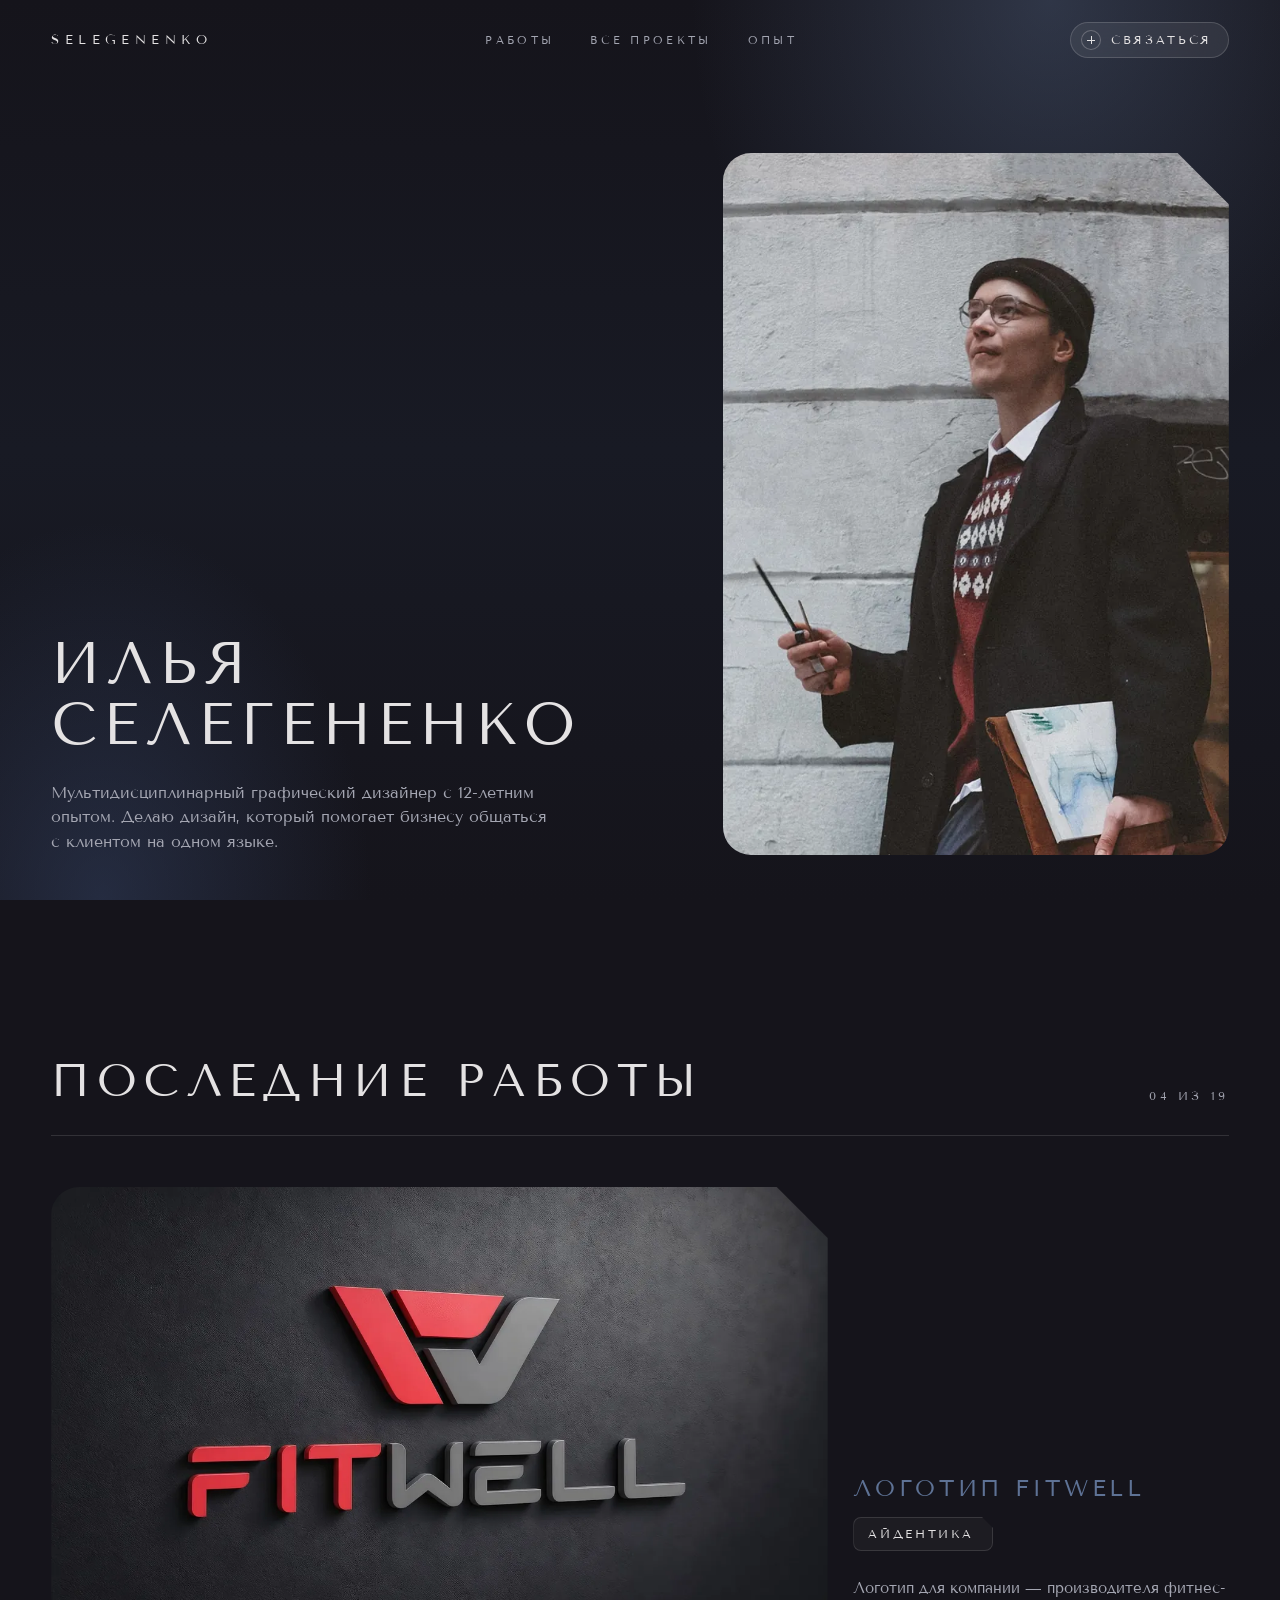
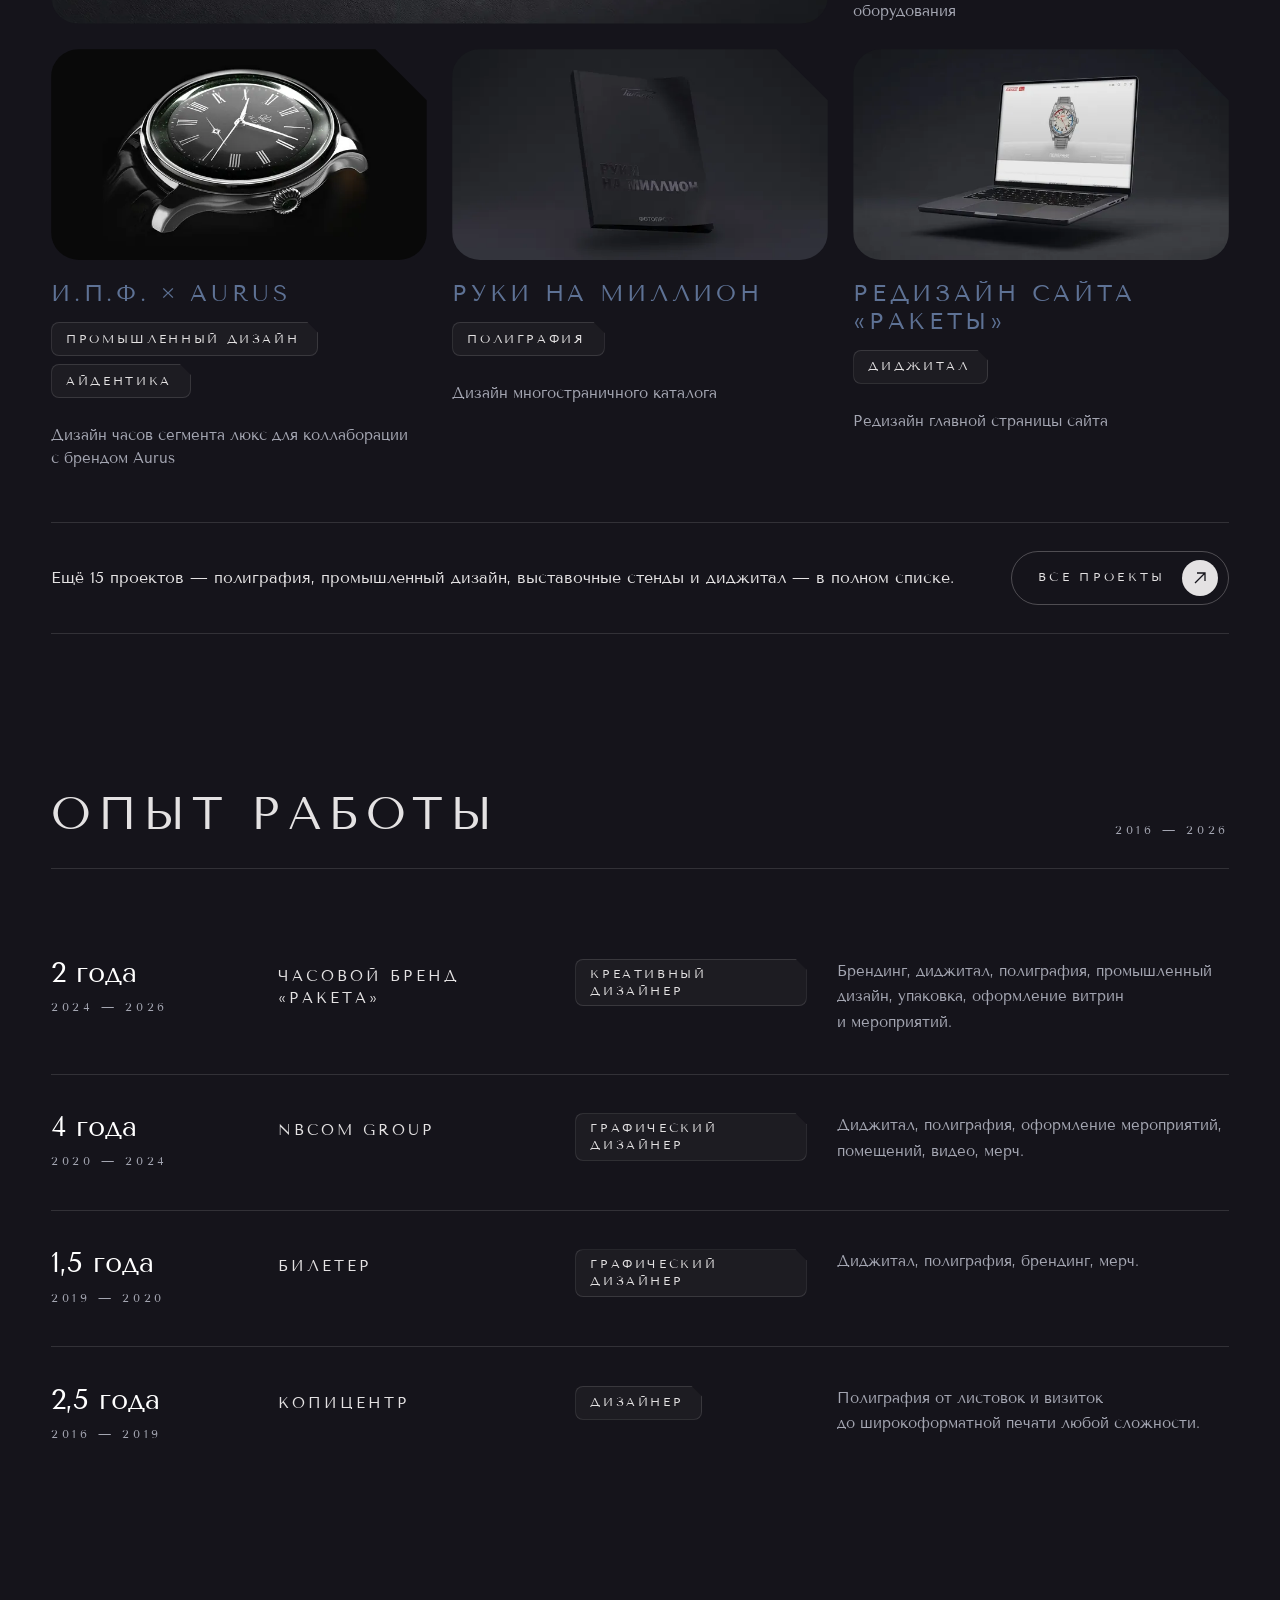
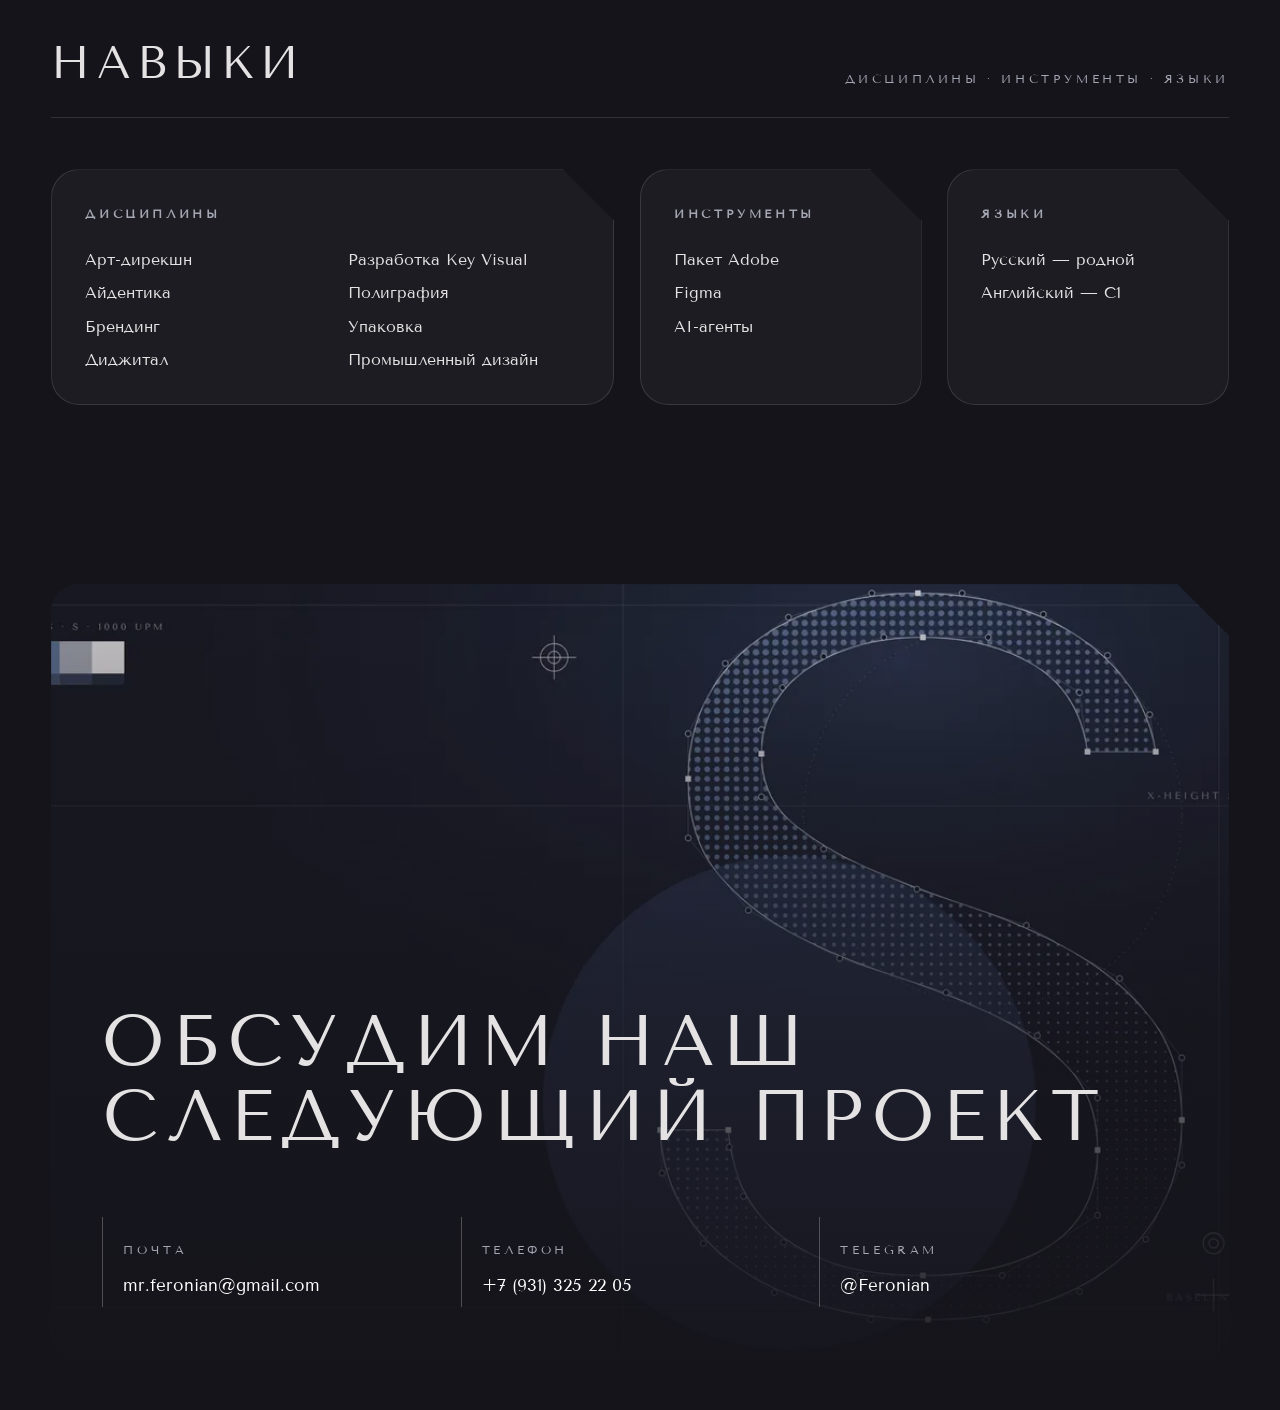
<file: index.html>
<!doctype html>
<html lang="ru">
<head>
<meta charset="utf-8">
<meta name="viewport" content="width=device-width, initial-scale=1">
<title>Илья Селегененко — графический дизайнер</title>
<meta name="description" content="Портфолио дизайнера Илья Селегененко: полиграфия, промышленный дизайн, выставочные стенды и диджитал-проекты.">
<link rel="stylesheet" href="style.css">
</head>
<body data-page="home" id="top">
<header class="top">
  <a class="brand" href="index.html">Selegenenko</a>
  <nav class="nav" aria-label="Основная навигация">
    <a href="index.html#work">Работы</a><a href="projects.html">Все проекты</a><a href="index.html#exp-sec">Опыт</a>
  </nav>
  <a class="pill" href="#footer">Связаться</a>
</header>
<main>
  <section class="hero">
    <div>
      <div class="hero-copy">
      <h1>Илья<br>Селегененко</h1>
      <p class="hello" id="hello">Мультидисциплинарный графический дизайнер с 12-летним опытом. Делаю дизайн, который помогает бизнесу общаться с клиентом на одном языке.</p>
      </div>
    </div>
    <figure class="shot cut person"><img src="img/hero-photo2-1280.webp" srcset="img/hero-photo2-640.webp 640w, img/hero-photo2-1280.webp 1280w" sizes="(max-width:900px) 92vw, 40vw" fetchpriority="high" alt="Илья Селегененко на улице с карандашом и альбомом эскизов" width="1587" height="2380"></figure>
  </section>

  <section id="work">
    <div class="head"><h2 class="h">Последние <em>работы</em></h2><span class="small">04 из 19</span></div>
    <div class="works" id="works"></div>
    <div class="all" data-r><p>Ещё 15 проектов — полиграфия, промышленный дизайн, выставочные стенды и диджитал — в полном списке.</p><a class="btn" href="projects.html">Все проекты <span><svg viewBox="0 0 12 12" fill="none" stroke="currentColor" stroke-width="1.3"><path d="M1 11 11 1M3 1h8v8"/></svg></span></a></div>
  </section>


  <section id="exp-sec">
    <div class="head"><h2 class="h">Опыт <em>работы</em></h2><span class="small">2016 — 2026</span></div>
    <div class="xlist" id="exp"></div>
  </section>

  <section id="skills-sec">
    <div class="head"><h2 class="h">Навыки</h2><span class="small">Дисциплины · инструменты · языки</span></div>
    <div class="skills" id="skills"></div>
  </section>
</main>
<footer id="footer">
  <div class="f-card cut">
    <img src="img/contact-bg-1280.webp" srcset="img/contact-bg-640.webp 640w, img/contact-bg-1280.webp 1280w, img/contact-bg-1920.webp 1920w, img/contact-bg-2400.webp 2400w" sizes="(max-width:700px) 100vw, 92vw" alt="" loading="lazy" width="2400" height="1350">
    <h2 data-r>Обсудим наш <span class="it">следующий</span> проект</h2>
    <div class="contacts" id="contacts"><a href="mailto:mr.feronian@gmail.com"><span class="small">Почта</span><b>mr.feronian@gmail.com</b></a></div>
  </div>
</footer>
<script src="data.js"></script>
<script src="imgs.js"></script>
<script src="core.js"></script>
<script src="main.js"></script>
</body>
</html>
</file>
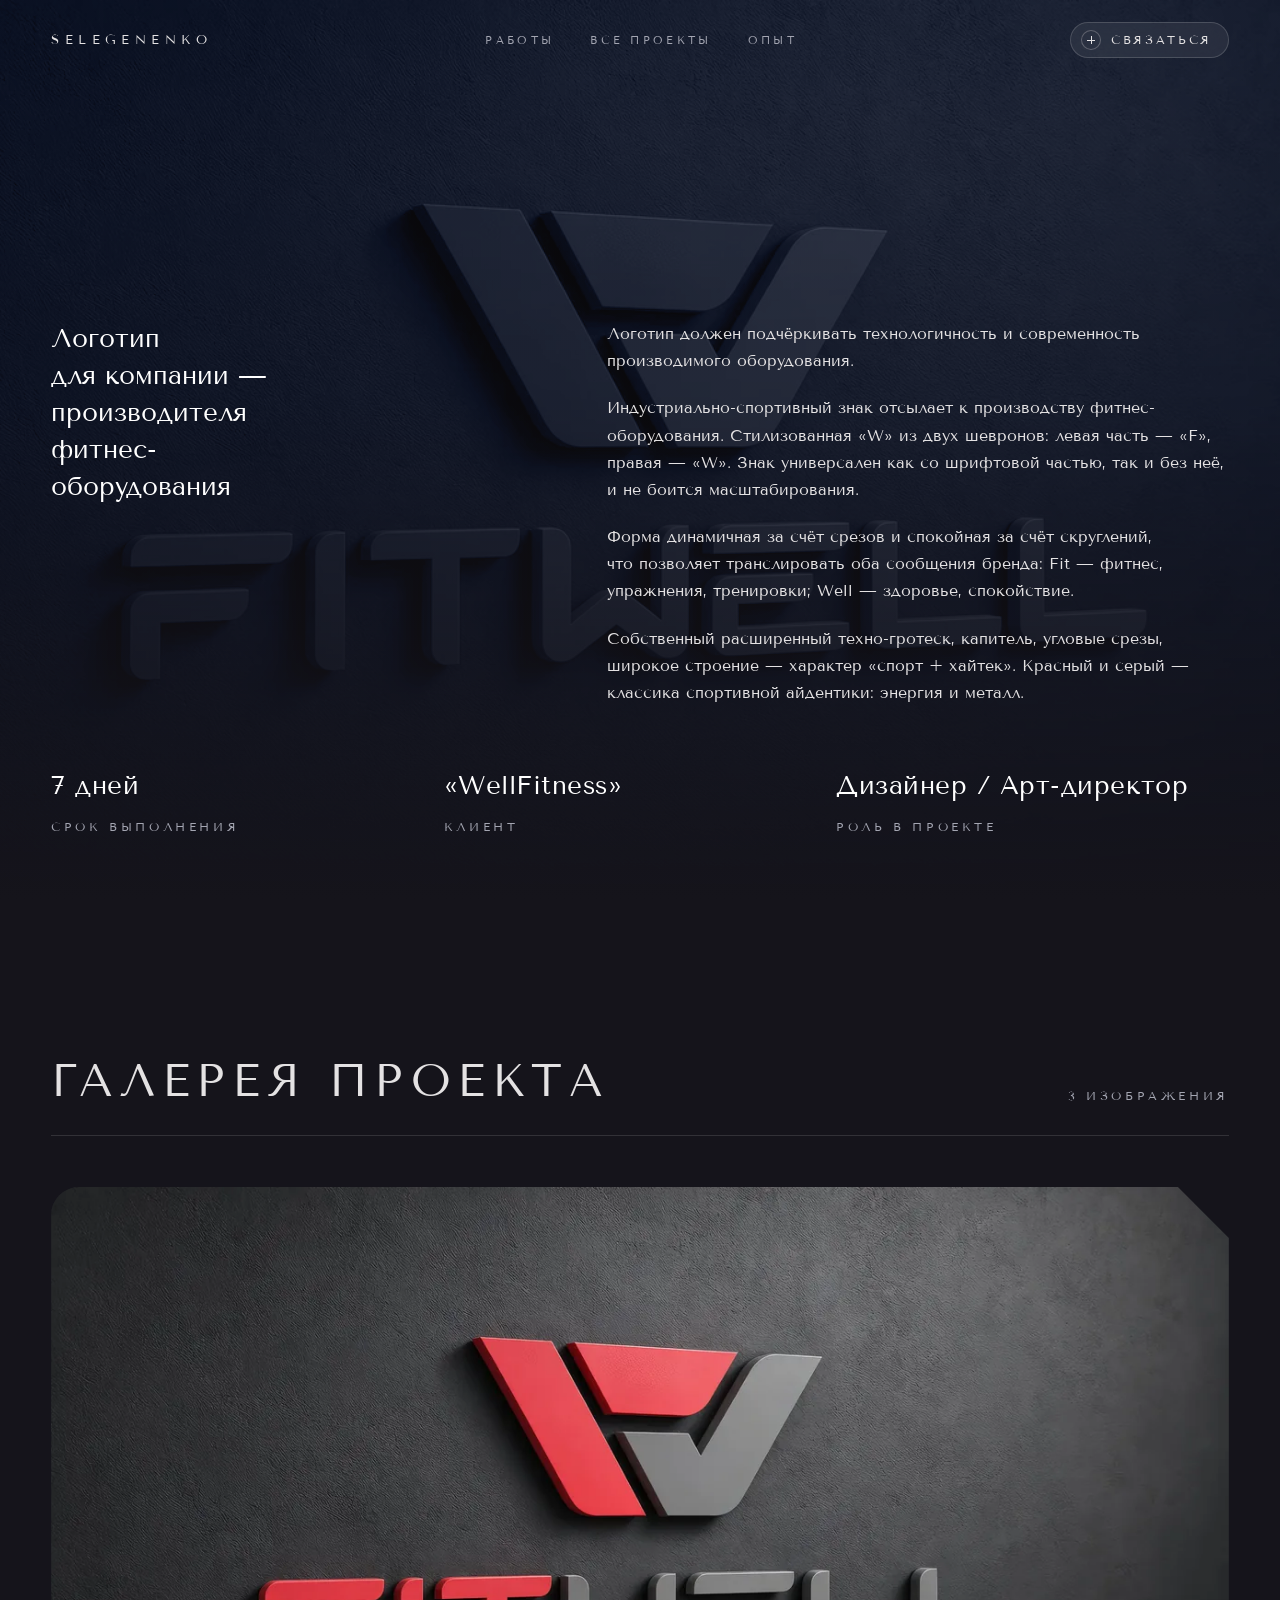
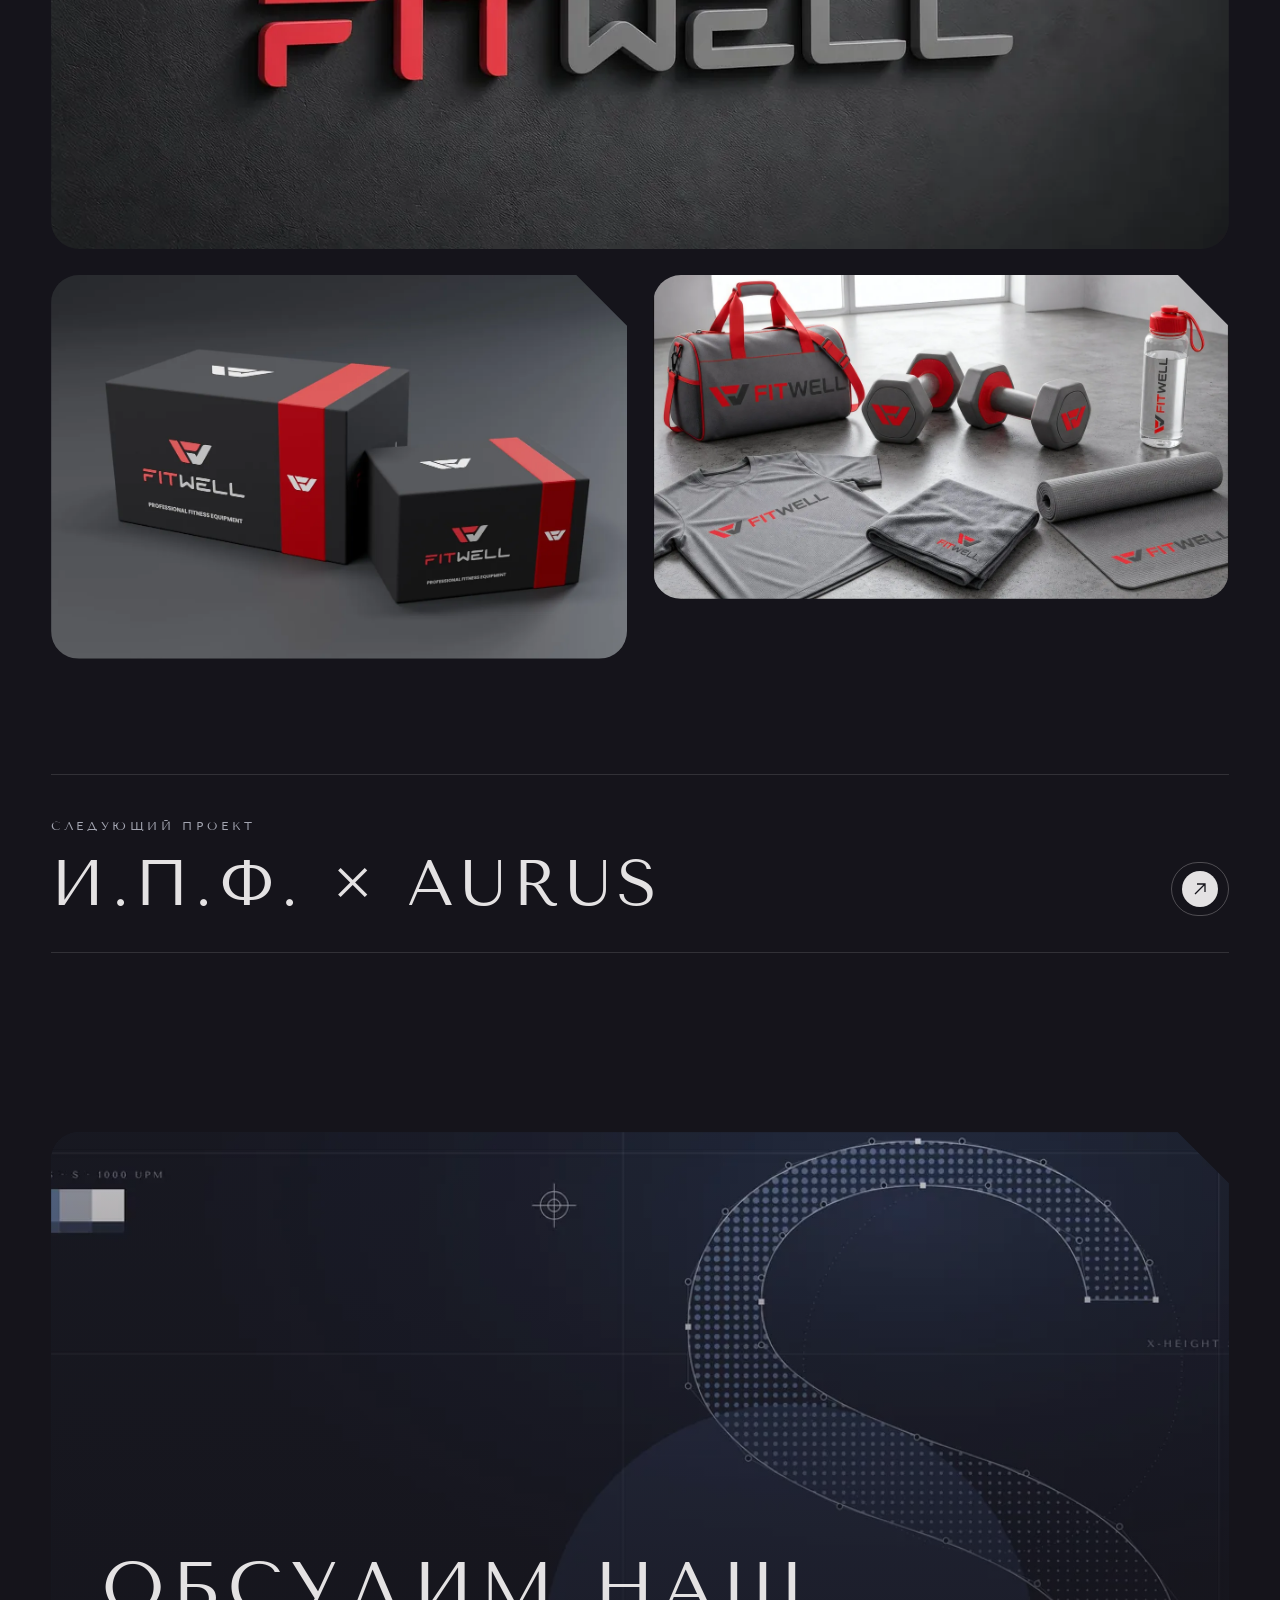
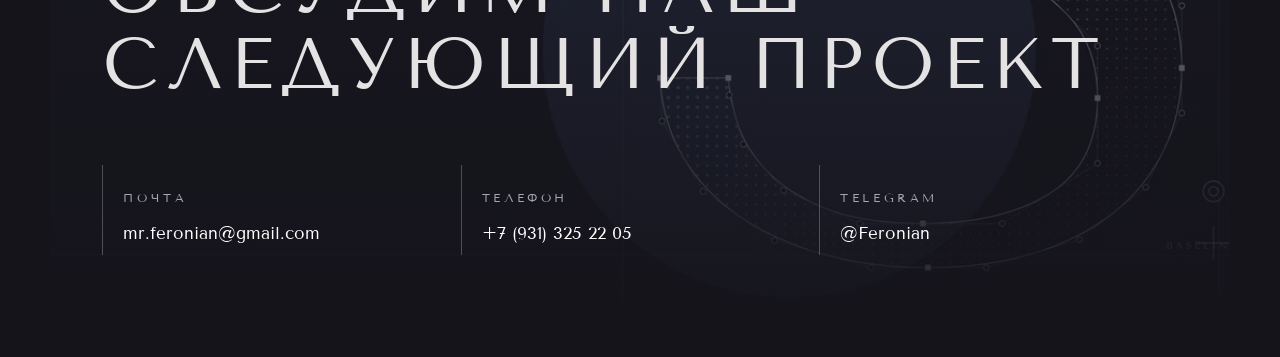
<file: project.html>
<!doctype html>
<html lang="ru">
<head>
<meta charset="utf-8">
<meta name="viewport" content="width=device-width, initial-scale=1">
<title>Проект — Илья Селегененко</title>
<meta name="description" content="Портфолио дизайнера Илья Селегененко: полиграфия, промышленный дизайн, выставочные стенды и диджитал-проекты.">
<link rel="stylesheet" href="style.css">
</head>
<body data-page="project" id="top">
<header class="top">
  <a class="brand" href="index.html">Selegenenko</a>
  <nav class="nav" aria-label="Основная навигация">
    <a href="index.html#work">Работы</a><a href="projects.html">Все проекты</a><a href="index.html#exp-sec">Опыт</a>
  </nav>
  <a class="pill" href="#footer">Связаться</a>
</header>
<main id="project"><noscript><p style="padding:160px 24px">Включите JavaScript или откройте <a href="projects.html">список проектов</a>.</p></noscript></main>
<footer id="footer">
  <div class="f-card cut">
    <img src="img/contact-bg-1280.webp" srcset="img/contact-bg-640.webp 640w, img/contact-bg-1280.webp 1280w, img/contact-bg-1920.webp 1920w, img/contact-bg-2400.webp 2400w" sizes="(max-width:700px) 100vw, 92vw" alt="" loading="lazy" width="2400" height="1350">
    <h2 data-r>Обсудим наш <span class="it">следующий</span> проект</h2>
    <div class="contacts" id="contacts"><a href="mailto:mr.feronian@gmail.com"><span class="small">Почта</span><b>mr.feronian@gmail.com</b></a></div>
  </div>
</footer>
<script src="data.js"></script>
<script src="imgs.js"></script>
<script src="core.js"></script>
<script src="main.js"></script>
</body>
</html>
</file>
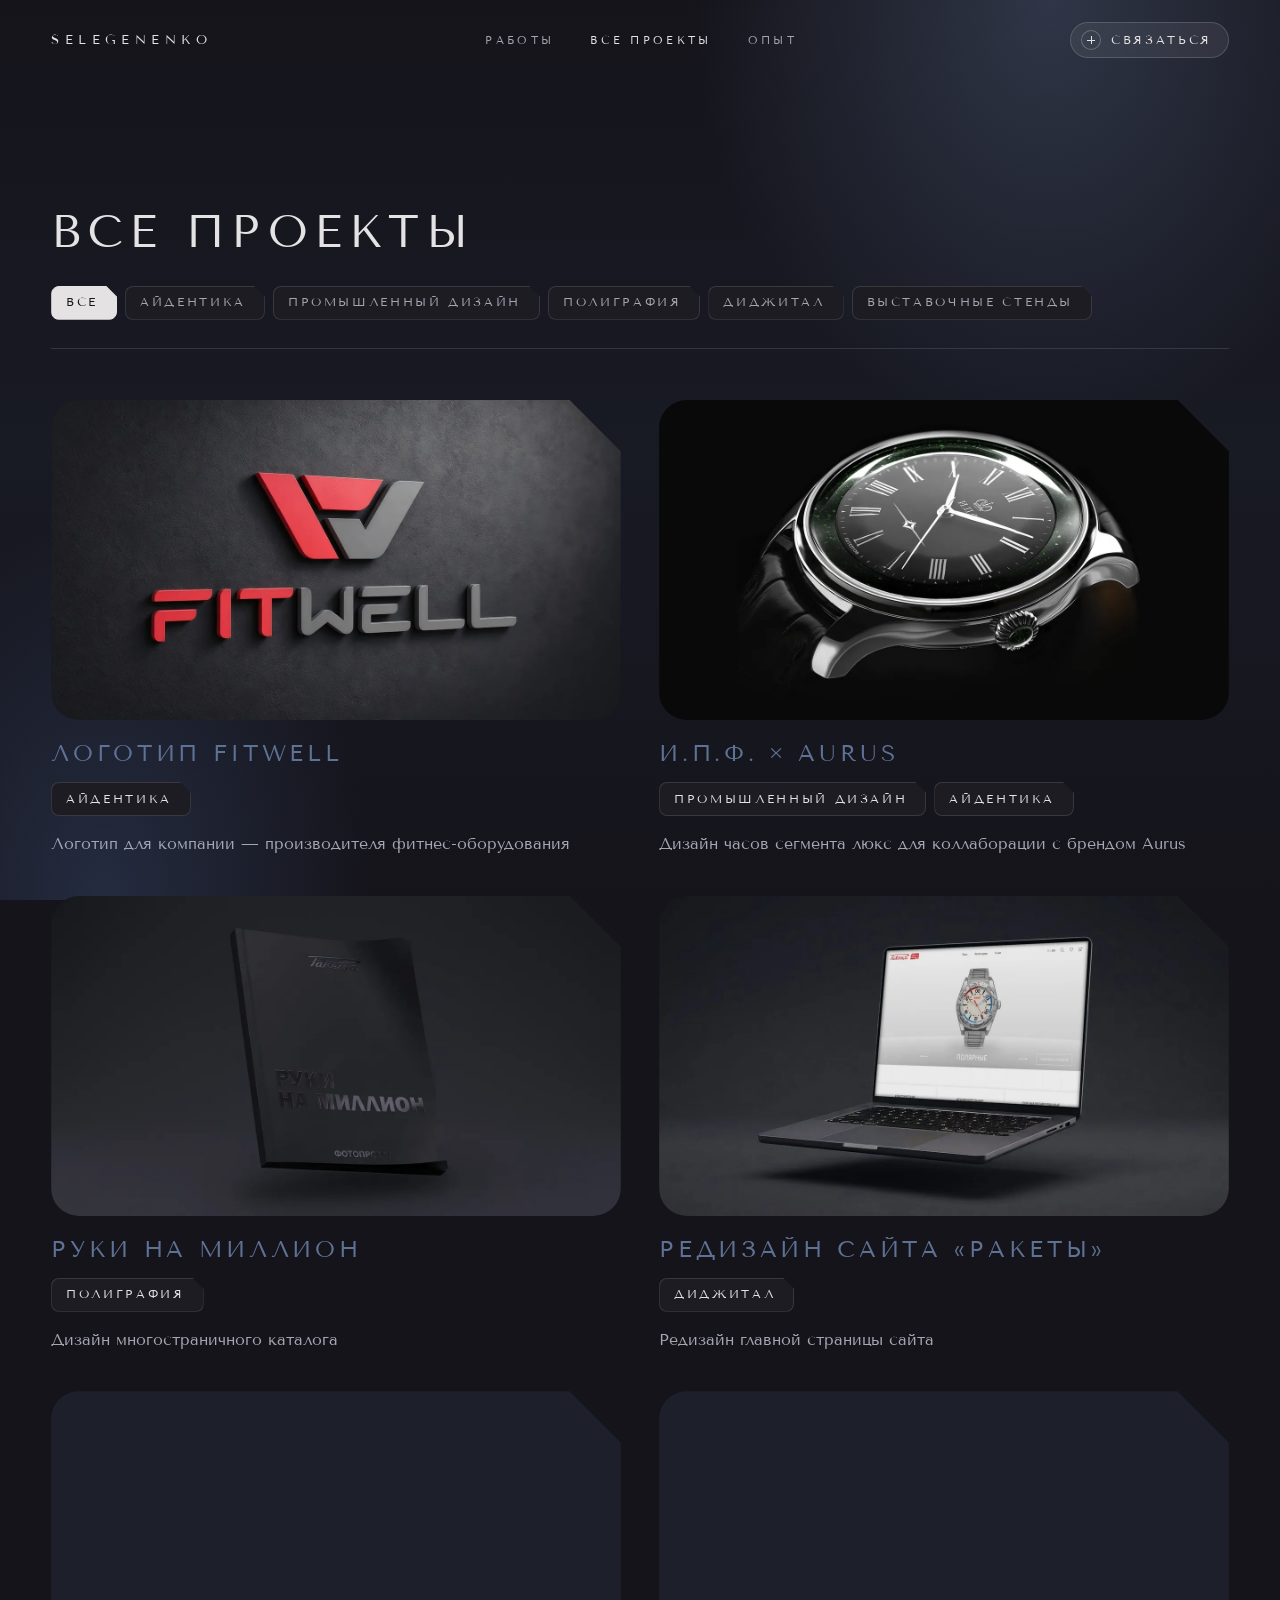
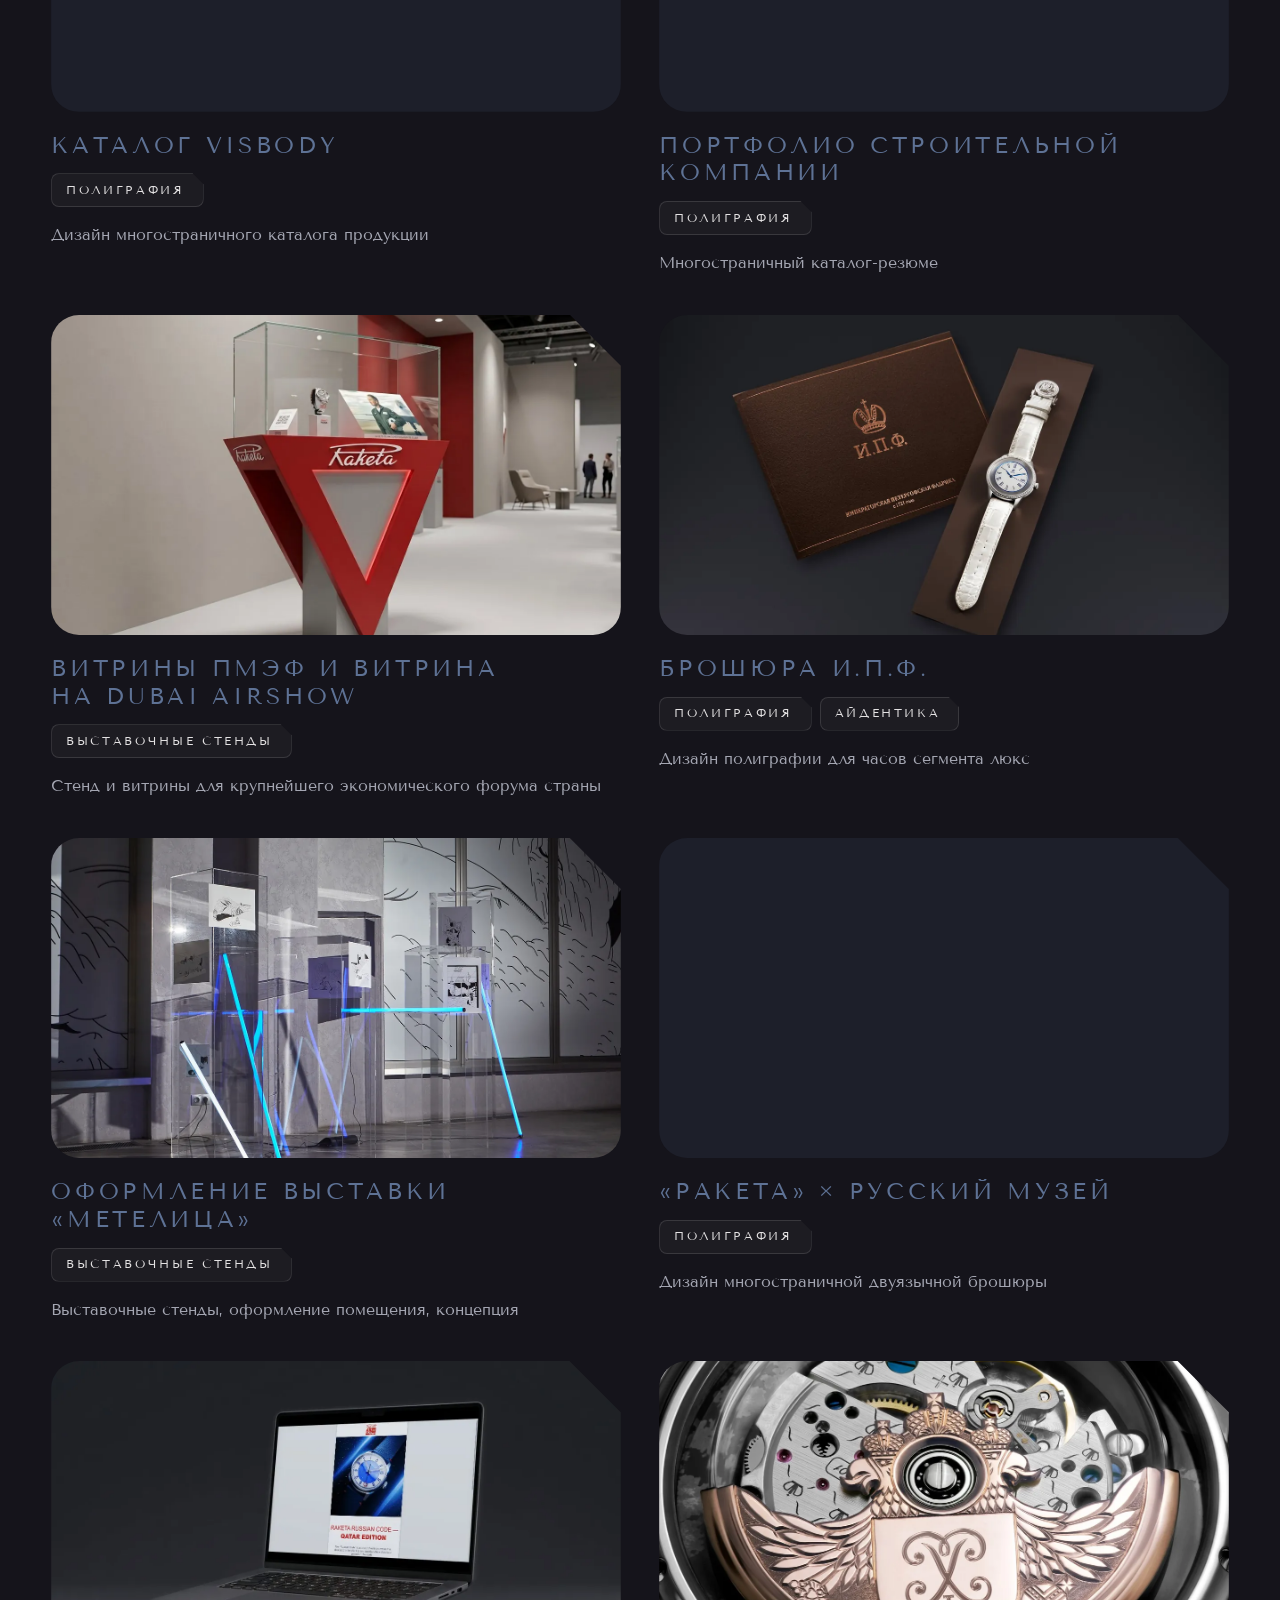
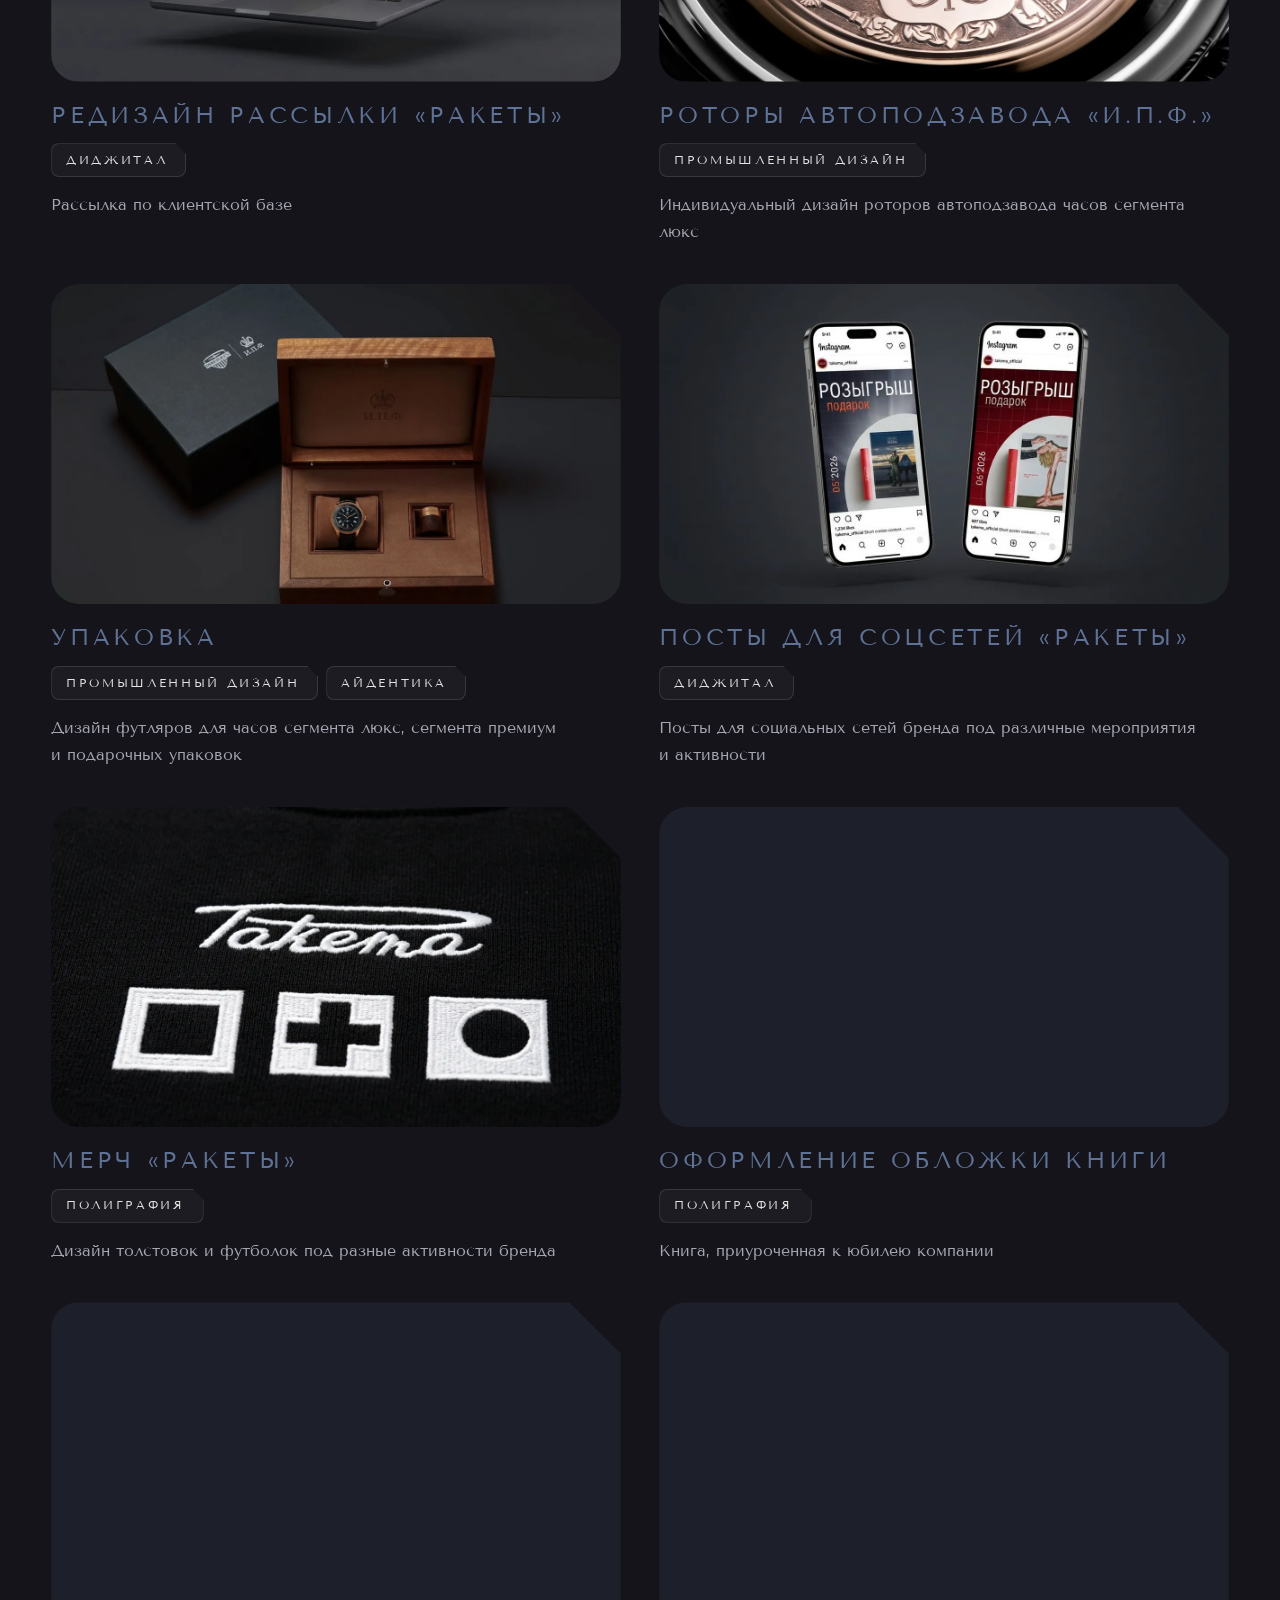
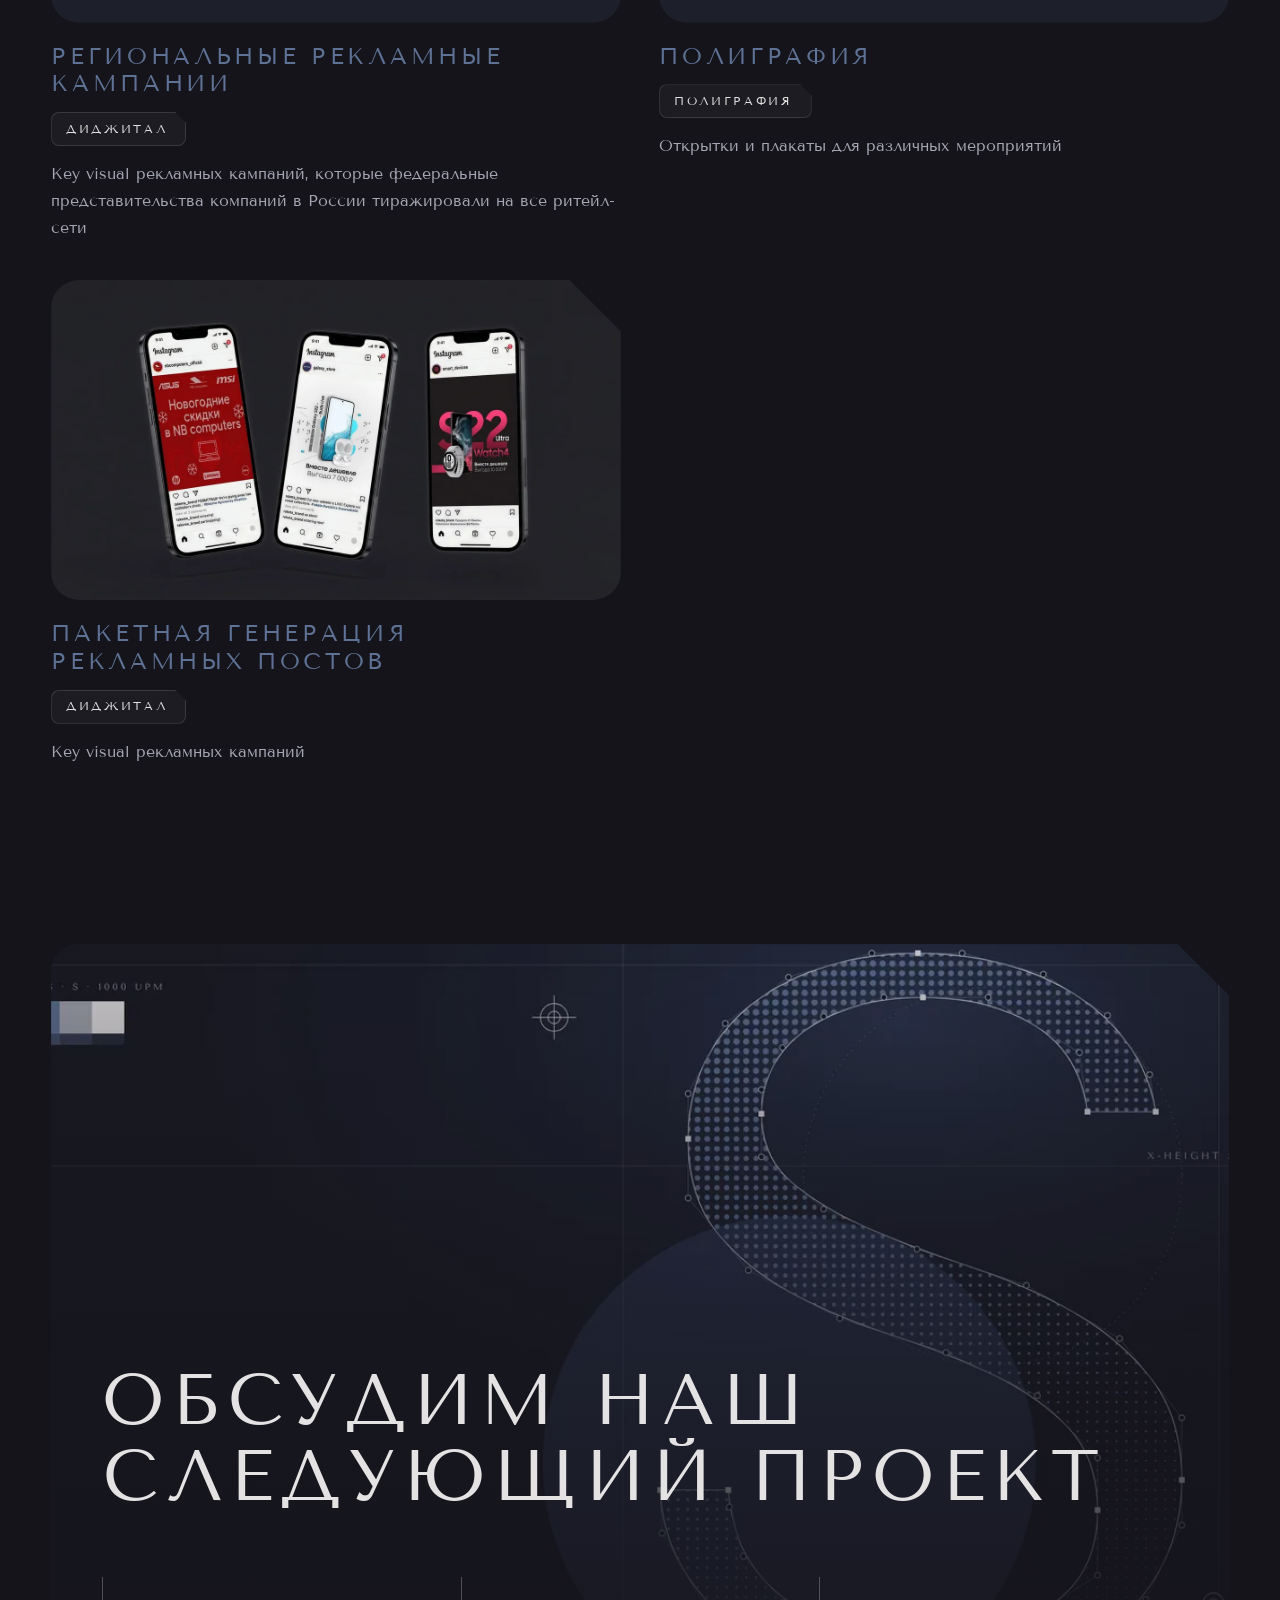
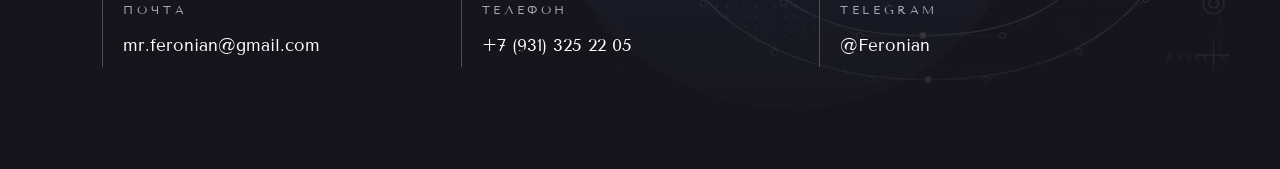
<file: projects.html>
<!doctype html>
<html lang="ru">
<head>
<meta charset="utf-8">
<meta name="viewport" content="width=device-width, initial-scale=1">
<title>Все проекты — Илья Селегененко</title>
<meta name="description" content="Портфолио дизайнера Илья Селегененко: полиграфия, промышленный дизайн, выставочные стенды и диджитал-проекты.">
<link rel="stylesheet" href="style.css">
</head>
<body data-page="projects" id="top">
<header class="top">
  <a class="brand" href="index.html">Selegenenko</a>
  <nav class="nav" aria-label="Основная навигация">
    <a href="index.html#work">Работы</a><a href="projects.html" aria-current="page">Все проекты</a><a href="index.html#exp-sec">Опыт</a>
  </nav>
  <a class="pill" href="#footer">Связаться</a>
</header>
<main>
  <section style="padding-top:clamp(150px,16vw,220px)">
    <div class="head head-stack"><h1 class="h">Все <em>проекты</em></h1><div class="filters" id="filters" role="group" aria-label="Фильтр по типу"></div></div>
    <div class="grid" id="all"></div>
  </section>
</main>
<footer id="footer">
  <div class="f-card cut">
    <img src="img/contact-bg-1280.webp" srcset="img/contact-bg-640.webp 640w, img/contact-bg-1280.webp 1280w, img/contact-bg-1920.webp 1920w, img/contact-bg-2400.webp 2400w" sizes="(max-width:700px) 100vw, 92vw" alt="" loading="lazy" width="2400" height="1350">
    <h2 data-r>Обсудим наш <span class="it">следующий</span> проект</h2>
    <div class="contacts" id="contacts"><a href="mailto:mr.feronian@gmail.com"><span class="small">Почта</span><b>mr.feronian@gmail.com</b></a></div>
  </div>
</footer>
<script src="data.js"></script>
<script src="imgs.js"></script>
<script src="core.js"></script>
<script src="main.js"></script>
</body>
</html>
</file>
<file: style.css>
@import url(fonts.css);
:root{
  --bg:#15141B; --card:#1D1C22; --steel:#5E7295; --navy:#344365; --text:#E4E2E3; --dim:#A4A6B2; --hair:rgba(228,226,227,.14); --hair-2:rgba(228,226,227,.28);
  --sans:'Tenor Sans', 'Optima', sans-serif; --it:'Cormorant', Georgia, serif;
  --m:clamp(18px,4vw,64px); --r:28px; --cut:clamp(36px,4vw,64px); --ease:cubic-bezier(.19,1,.22,1);
}
*{box-sizing:border-box;margin:0;padding:0}
html{background:var(--bg);color:var(--text);overflow-x:clip;scrollbar-color:var(--navy) var(--bg)}
body{font:400 16px/1.7 var(--sans);-webkit-font-smoothing:antialiased;position:relative}
::selection{background:var(--steel);color:#fff}
a{color:inherit;text-decoration:none}
img{display:block;max-width:100%;height:auto}
:focus-visible{outline:1px solid var(--text);outline-offset:4px;border-radius:4px}
.up{text-transform:uppercase;letter-spacing:.32em}
.h{font:400 clamp(30px,3.6vw,56px)/1.15 var(--sans);text-transform:uppercase;letter-spacing:.14em}
.h em,.it{font:inherit;font-style:normal;text-transform:inherit;letter-spacing:inherit;color:inherit}
.small{font-size:12px;letter-spacing:.3em;text-transform:uppercase;color:var(--dim)}

/* атмосфера: вертикальные свечения и колонны */
.atmo{position:fixed;inset:0;z-index:-1;pointer-events:none}
.atmo::before{content:"";position:absolute;inset:0;background:radial-gradient(40% 70% at 82% 0%,rgba(94,114,149,.36),transparent 70%),radial-gradient(30% 60% at 8% 100%,rgba(52,67,101,.5),transparent 70%),linear-gradient(180deg,#15141B 0%,#181A24 50%,#15141B 100%)}
.atmo i{display:none}

.pill{display:inline-flex;align-items:center;gap:10px;height:36px;padding:0 16px 0 10px;border-radius:999px;background:rgba(228,226,227,.08);border:1px solid rgba(228,226,227,.18);backdrop-filter:blur(14px);-webkit-backdrop-filter:blur(14px);font-size:12px;letter-spacing:.22em;text-transform:uppercase;color:var(--text);white-space:nowrap}
.pill::before{content:"";width:18px;height:18px;border-radius:50%;border:1px solid var(--hair-2);background:linear-gradient(var(--text),var(--text)) center/8px 1px no-repeat,linear-gradient(var(--text),var(--text)) center/1px 8px no-repeat}
.cut{border-radius:var(--r);clip-path:polygon(0 0,calc(100% - var(--cut)) 0,100% var(--cut),100% 100%,0 100%);overflow:hidden;position:relative;background:#1d1f2a}
.tone{position:relative}
.tone::after{content:"";position:absolute;inset:0;background:#2b3a5c;mix-blend-mode:color;opacity:.7;pointer-events:none}
.tone img{filter:grayscale(1) contrast(1.08) brightness(.66)}
.btn{display:inline-flex;align-items:center;gap:16px;height:54px;padding:0 10px 0 26px;border-radius:999px;border:1px solid var(--hair-2);font-size:12px;letter-spacing:.28em;text-transform:uppercase;transition:background .5s var(--ease),border-color .5s}
.btn span{width:36px;height:36px;border-radius:50%;background:var(--text);color:var(--bg);display:grid;place-items:center;transition:transform .6s var(--ease)}
.btn:hover{background:rgba(228,226,227,.08);border-color:var(--text)}
.btn:hover span{transform:rotate(45deg)}
.btn svg{width:12px;height:12px}

.top{position:fixed;inset:0 0 auto;z-index:30;display:flex;justify-content:space-between;align-items:center;padding:22px var(--m);transition:background .5s}
.top.solid{background:rgba(21,20,27,.86);backdrop-filter:blur(12px);-webkit-backdrop-filter:blur(12px)}
.brand{font-size:13px;letter-spacing:.42em;text-transform:uppercase}
.nav{display:flex;gap:36px}
.nav a{font-size:11px;letter-spacing:.3em;text-transform:uppercase;color:var(--dim);transition:color .4s}
.nav a:hover,.nav a[aria-current]{color:var(--text)}

section{padding:clamp(110px,12vw,190px) var(--m) 0}
.hero{min-height:100svh;display:grid;grid-template-columns:minmax(0,6fr) minmax(0,5fr);gap:clamp(28px,5vw,96px);align-items:end;padding-top:clamp(120px,14vh,160px);padding-bottom:clamp(30px,5vh,60px)}
.pills{display:flex;flex-wrap:wrap;gap:8px;margin-bottom:clamp(40px,6vh,72px)}
.hero h1{font:400 clamp(34px,4.6vw,78px)/1.04 var(--sans);text-transform:uppercase;letter-spacing:.1em}
.hero h1 .it{display:block}
.hello{margin-top:36px;max-width:42ch;font-size:clamp(16px,1.2vw,18px);color:var(--text)}
.hero .acts{display:flex;align-items:center;gap:28px;margin-top:44px;flex-wrap:wrap}
.figure{display:flex;align-items:end;gap:14px}
.figure b{font:400 clamp(72px,8vw,132px)/.8 var(--sans);letter-spacing:-.02em;color:#fff;font-weight:400;-webkit-text-stroke:0}
.hero .shot{height:min(78svh,820px);position:relative}
.hero .shot img{width:100%;height:100%;object-fit:cover;transform:scale(1.12);transition:transform 3s var(--ease)}
.loaded .hero .shot img{transform:scale(1)}
.hero .shot .pill{position:absolute;left:20px;bottom:20px}

.head{display:grid;grid-template-columns:minmax(0,1fr) auto;gap:30px;align-items:end;padding-bottom:28px;border-bottom:1px solid var(--hair);margin-bottom:clamp(36px,4vw,64px)}

.works{display:grid;grid-template-columns:repeat(3,minmax(0,1fr));gap:clamp(16px,2vw,28px)}
.work{display:flex;flex-direction:column;gap:20px}
.work .cut{aspect-ratio:16/9}
.work:first-child{grid-column:1/-1;display:grid;grid-template-columns:minmax(0,2fr) minmax(0,1fr);gap:clamp(20px,3vw,48px);align-items:end}
.work:first-child .cut{aspect-ratio:16/9}
.work img{width:100%;height:100%;object-fit:cover;transition:transform 1.6s var(--ease)}
.work:hover img{transform:scale(1.045)}
.work .tx{display:grid;gap:14px}
.work h3{font:400 clamp(20px,1.8vw,28px)/1.2 var(--sans);text-transform:uppercase;letter-spacing:.16em;color:var(--steel)}
.work p{color:var(--dim);max-width:40ch}
.work .row{display:flex;justify-content:space-between;align-items:center;gap:12px}
.all{display:flex;justify-content:space-between;align-items:center;gap:20px;margin-top:clamp(36px,4vw,56px);padding:28px 0;border-top:1px solid var(--hair);border-bottom:1px solid var(--hair);flex-wrap:wrap}

.about{display:grid;grid-template-columns:minmax(0,4fr) minmax(0,7fr);gap:clamp(28px,6vw,110px);align-items:start}
.about .cut{aspect-ratio:4/5}
.about .cut img{width:100%;height:100%;object-fit:cover;object-position:50% 25%}
.about .lead{font-size:clamp(20px,1.8vw,27px);line-height:1.55;color:#fff}
.about .lead em{font:italic 300 1.15em var(--it)}
.about .rest{margin-top:26px;color:var(--dim);max-width:56ch}
.figs{display:grid;grid-template-columns:repeat(3,minmax(0,1fr));margin-top:clamp(40px,5vw,80px)}
.figs div{padding:0 22px;border-left:1px solid var(--hair)}
.figs b{display:block;font:400 clamp(60px,7vw,116px)/.85 var(--sans);color:#fff;letter-spacing:-.02em}
.figs span{display:block;margin-top:16px}


.skills{display:grid;grid-template-columns:repeat(3,minmax(0,1fr));gap:clamp(16px,2vw,28px)}
.skill{padding:clamp(24px,2.6vw,40px);background:rgba(228,226,227,.04);border:1px solid var(--hair)}
.skill h3{margin-bottom:24px}
.skill .slist{list-style:none;display:grid;gap:10px;font-size:16px;line-height:1.45;color:var(--text)}

footer{margin-top:clamp(120px,14vw,220px);padding:0 var(--m) 28px}
.f-card{min-height:min(86svh,780px);display:grid;align-content:end;padding:clamp(24px,4vw,64px)}
.f-card > img{position:absolute;inset:0;width:100%;height:100%;object-fit:cover}
.f-card::before{content:"";position:absolute;inset:0;z-index:1;background:linear-gradient(180deg,rgba(21,20,27,.15),rgba(21,20,27,.92))}
.f-card > *:not(img){position:relative;z-index:2}
.f-card h2{font:400 clamp(36px,5.6vw,92px)/1.05 var(--sans);text-transform:uppercase;letter-spacing:.1em}
.contacts{display:grid;grid-template-columns:repeat(3,minmax(0,1fr));margin-top:clamp(36px,5vw,72px)}
.contacts a{padding:18px 20px 6px;border-left:1px solid var(--hair-2);transition:background .5s}
.contacts a:hover{background:rgba(228,226,227,.06)}
.contacts b{display:block;margin-top:10px;font-weight:400;font-size:17px;word-break:break-word;color:#fff}
.f-low{display:flex;justify-content:space-between;gap:20px;padding-top:24px}

.filters{display:flex;flex-wrap:wrap;gap:8px}
.filters button{appearance:none;cursor:pointer;color:var(--dim);transition:all .4s}
.filters button[aria-pressed=true],.filters button:hover{color:var(--bg);background:var(--text);border-color:var(--text)}
.filters button[aria-pressed=true]::before{border-color:var(--bg);background:linear-gradient(var(--bg),var(--bg)) center/8px 1px no-repeat,linear-gradient(var(--bg),var(--bg)) center/1px 8px no-repeat}
.grid{display:grid;grid-template-columns:repeat(2,minmax(0,1fr));gap:clamp(20px,3vw,44px)}
.grid .work,.grid .work:first-child{grid-column:auto;display:flex;flex-direction:column;align-items:stretch;gap:20px}
.grid .work:first-child .cut{aspect-ratio:16/9}

.p-hero{min-height:100svh;padding:0;position:relative;display:grid;align-content:end}
.p-hero .bgimg{position:absolute;inset:0}
.p-hero .bgimg img{width:100%;height:100%;object-fit:cover}
.p-hero::before{content:"";position:absolute;inset:0;z-index:1;background:linear-gradient(180deg,rgba(21,20,27,.3),rgba(21,20,27,.2) 40%,var(--bg))}
.p-hero .in{position:relative;z-index:2;padding:0 var(--m) clamp(40px,6vh,72px)}
.p-hero h1{font:400 clamp(44px,7vw,120px)/1 var(--sans);text-transform:uppercase;letter-spacing:.1em;margin-top:28px}
.p-meta{display:grid;grid-template-columns:repeat(4,minmax(0,1fr));margin-top:clamp(28px,4vw,56px)}
.p-meta div{padding:0 20px;border-left:1px solid var(--hair-2)}
.p-meta b{display:block;margin-top:8px;font-weight:400;color:#fff}
.p-body{display:grid;grid-template-columns:minmax(0,1fr) minmax(0,1.3fr);gap:clamp(28px,6vw,110px)}
.p-body .lead{font-size:clamp(22px,2vw,30px);line-height:1.45;color:#fff}
.p-body p{margin-bottom:20px;max-width:60ch;color:var(--text)}
.gal{display:grid;grid-template-columns:repeat(2,minmax(0,1fr));gap:clamp(16px,2vw,28px)}
.gal button{appearance:none;border:0;padding:0;cursor:zoom-in}
.gal button:first-child{grid-column:1/-1}
.gal img{width:100%;aspect-ratio:16/9;object-fit:cover;transition:transform 1.4s var(--ease)}
.gal button:first-child img{aspect-ratio:16/9}
.gal button:hover img{transform:scale(1.03)}
.next{display:grid;grid-template-columns:1fr auto;align-items:end;gap:24px;margin-top:clamp(80px,9vw,140px);padding:36px 0;border-top:1px solid var(--hair);border-bottom:1px solid var(--hair)}
.next b{display:block;margin-top:14px;font:400 clamp(36px,5vw,84px)/1 var(--sans);text-transform:uppercase;letter-spacing:.1em}
.lb{position:fixed;inset:0;z-index:60;background:rgba(15,14,20,.96);display:none;place-items:center;padding:clamp(16px,4vw,64px)}
.lb.open{display:grid}
.lb .lbimg{max-height:80svh}
.lb img{max-height:80svh;width:auto}
.lb-bar{position:absolute;left:50%;bottom:22px;transform:translateX(-50%);display:flex;gap:8px;align-items:center}
.lb-bar button{cursor:pointer;color:var(--text)}
.lb-bar button:hover{background:var(--text);color:var(--bg)}

/* плашки тегов: форма и цвет подложек навыков */
.tag{display:inline-flex;align-items:center;min-height:34px;padding:6px 18px 6px 14px;background:var(--card);border:1px solid var(--hair);border-radius:8px;clip-path:polygon(0 0,calc(100% - 11px) 0,100% 11px,100% 100%,0 100%);font-size:12px;line-height:1.4;letter-spacing:.22em;text-transform:uppercase;color:var(--text);white-space:nowrap}
.tag.wrap{white-space:normal}
.work .tag{justify-self:start}
.hero .shot .tag{position:absolute;left:20px;bottom:20px;z-index:2}
button.tag{appearance:none;cursor:pointer;font-family:inherit;color:var(--dim);transition:background .4s,color .4s,border-color .4s}
.filters button.tag[aria-pressed=true],.filters button.tag:hover{color:var(--bg);background:var(--text);border-color:var(--text)}
.head-stack{grid-template-columns:1fr;gap:28px}

/* фото на первом экране */
.hero .shot.person img{object-position:58% 22%}

/* опыт: горизонтальный список */
.xlist{border-bottom:1px solid var(--hair)}
.xrow{display:grid;grid-template-columns:minmax(0,1.1fr) minmax(0,1.5fr) minmax(0,1.3fr) minmax(0,2.2fr);gap:clamp(18px,2.4vw,40px);align-items:start;padding:clamp(26px,3vw,40px) 0;border-top:1px solid var(--hair);transition:background .6s}
.xrow:hover{background:linear-gradient(90deg,rgba(94,114,149,.12),transparent 70%)}
.xrow .when{display:grid;gap:10px}
.xrow .yr{font:400 clamp(26px,2.2vw,36px)/1 var(--sans);color:#fff}
.xrow h3{font-size:15px;font-weight:400;letter-spacing:.2em;text-transform:uppercase;line-height:1.5;padding-top:6px}
.xrow p{color:var(--dim);font-size:15px;max-width:52ch}

/* проект: цифры без вертикальных черт */
.p-figs div{border-left:0;padding-left:0}

/* фон блока контактов: композиция без тонирования */
.f-card > img{object-position:70% 30%}

.js [data-r]{opacity:0;transform:translateY(30px);transition:opacity 1.4s var(--ease),transform 1.4s var(--ease);transition-delay:var(--d,0s)}
.js [data-r].in{opacity:1;transform:none}

@media (max-width:980px){
  .nav{display:none}
  .hero{grid-template-columns:1fr}
  .hero .shot{height:60svh}
  .works{grid-template-columns:repeat(2,minmax(0,1fr))}
  .work:first-child{grid-template-columns:1fr}
  .about,.p-body{grid-template-columns:1fr}
  .about .cut{max-width:440px}
  .xrow{grid-template-columns:minmax(0,1fr) minmax(0,2fr);row-gap:16px}
  .xrow p{grid-column:2}
  .skills,.contacts,.p-meta{grid-template-columns:repeat(2,minmax(0,1fr))}
  .contacts,.p-meta{row-gap:20px}
}
@media (max-width:600px){
  .works,.skills,.contacts,.grid,.gal{grid-template-columns:minmax(0,1fr)}
  .xrow{grid-template-columns:1fr}
  .xrow p{grid-column:auto}
  .gal button:first-child img{aspect-ratio:16/9}
  .figs{grid-template-columns:1fr;row-gap:28px}
  .head{grid-template-columns:1fr}
  .f-low{flex-direction:column}
  .p-meta{grid-template-columns:1fr}
  .hero h1{letter-spacing:.06em}
  .f-card h2{font-size:9vw;letter-spacing:.06em}
  .tag{white-space:normal}
}
@media (prefers-reduced-motion:reduce){*{transition:none!important}.hero .shot img{transform:none}}

/* ——— точки настройки для панели (tune.js); значения по умолчанию = текущий дизайн ——— */
.hero h1{font-size:calc(clamp(34px,4.6vw,78px) * var(--t-h1,1));letter-spacing:var(--t-h1ls,.1em)}
.h{font-size:calc(clamp(30px,3.6vw,56px) * var(--t-h,1));letter-spacing:var(--t-hls,.14em)}
section{padding-top:calc(clamp(110px,12vw,190px) * var(--t-gap,1))}
.hero .shot.person img{object-position:var(--t-photo-x,58%) var(--t-photo-y,22%);filter:brightness(var(--t-photo-b,1)) saturate(var(--t-photo-s,1)) contrast(var(--t-photo-c,1))}
.tag{border-radius:var(--t-tag-r,8px);clip-path:polygon(0 0,calc(100% - var(--t-tag-cut,11px)) 0,100% var(--t-tag-cut,11px),100% 100%,0 100%)}
.atmo::before{opacity:var(--t-glow,1)}
@media (max-width:600px){.hero h1{letter-spacing:var(--t-h1ls,.06em)}}

/* реальные проекты: подписи-факты словами, а не только цифрами */
.p-figs b{font-size:clamp(30px,3.2vw,54px);line-height:1.05;letter-spacing:.02em}
.gal button:last-child:nth-child(even){grid-column:1/-1}
.gal button:last-child:nth-child(even) img{aspect-ratio:16/9}
/* фон первого экрана проекта темнее: светлые макеты (сайт, футболка) не спорят с белым заголовком */
.p-hero .bgimg.tone img{filter:grayscale(1) contrast(1.05) brightness(.42)}
.p-hero::before{background:linear-gradient(180deg,rgba(21,20,27,.35),rgba(21,20,27,.45) 45%,var(--bg))}

/* галерея проекта: изображения в своих пропорциях, без обрезки */
.gal{align-items:start}
.gal img,.gal button:first-child img,.gal button:last-child:nth-child(even) img{aspect-ratio:auto;height:auto;max-height:86svh;object-fit:contain;background:var(--card)}

/* ——— v6 ——— */
.sr-only{position:absolute!important;width:1px;height:1px;margin:-1px;padding:0;overflow:hidden;clip:rect(0 0 0 0);white-space:nowrap;border:0}
/* главная: подпись под именем */
.hero .hello{margin-top:clamp(20px,2.8vh,32px);max-width:44ch;font-size:clamp(16px,1.25vw,19px);line-height:1.55;color:var(--dim)}
/* главная: большая карточка в той же сетке, что и три карточки под ней */
.works .work:first-child{grid-template-columns:repeat(3,minmax(0,1fr));gap:clamp(16px,2vw,28px)}
.works .work:first-child .cut{grid-column:1/3}
.works .work:first-child .tx{grid-column:3}
/* опыт: без подписи справа и без внешних линий */
.head-bare{border-bottom:0;padding-bottom:0}
#exp-sec .xlist{border-bottom:0}
#exp-sec .xrow:first-child{border-top:0}
/* проект: описание в шапке, прижато к низу */
.p-hero .in{padding-bottom:clamp(44px,7vh,88px)}
.p-hero .p-body .lead{color:#fff}
.p-hero .p-figs{margin-top:clamp(36px,5vh,64px)}
/* плавающая «Наверх» */
.totop{position:fixed;right:clamp(16px,2.4vw,32px);bottom:clamp(16px,2.4vw,32px);z-index:40;padding:0 16px;opacity:0;visibility:hidden;transform:translateY(12px);transition:opacity .4s var(--ease),transform .4s var(--ease),visibility .4s}
.totop.show{opacity:1;visibility:visible;transform:none}
.totop:hover{background:var(--text);color:var(--bg)}
footer{padding-bottom:clamp(24px,4vw,56px)}
@media (max-width:1000px){.works .work:first-child{grid-template-columns:1fr}.works .work:first-child .cut,.works .work:first-child .tx{grid-column:auto}}
.totop::before{display:none}.totop{padding:0 18px}

/* навыки: дисциплины шире и в два столбца */
.skills{grid-template-columns:minmax(0,2fr) minmax(0,1fr) minmax(0,1fr)}
.skill.wide .slist{grid-template-columns:repeat(2,minmax(0,1fr));grid-template-rows:repeat(var(--rows,4),auto);grid-auto-flow:column;column-gap:clamp(20px,2.4vw,40px)}
@media (max-width:1000px){.skills{grid-template-columns:repeat(2,minmax(0,1fr))}.skill.wide{grid-column:1/-1}}
@media (max-width:600px){.skills{grid-template-columns:minmax(0,1fr)}.skill.wide .slist{grid-template-columns:minmax(0,1fr);grid-template-rows:none;grid-auto-flow:row}}
#exp-sec .xrow p{max-width:none}
.p-hero .p-figs b{font-size:clamp(22px,2vw,34px);line-height:1.15}
/* проект: полное описание до правого края контента */
.p-hero .p-body > div p{max-width:none}
/* главная: краткое описание во всех карточках */
.works .work .tx p{margin-top:12px;font-size:15px;line-height:1.55;color:var(--dim)}
.work p,.works .work .tx p{max-width:none}
/* главная: подпись под именем той же ширины, что и имя */
.hero-copy{width:fit-content;max-width:100%}
.hero-copy .hello{width:0;min-width:100%;max-width:none}

.f-open{justify-self:start;margin-bottom:28px;position:relative;z-index:2}

/* мобильная галерея: листание свайпом */
.gal-count{display:none}
@media (max-width:700px){
  .gal{display:flex!important;gap:12px;overflow-x:auto;scroll-snap-type:x mandatory;overscroll-behavior-x:contain;-webkit-overflow-scrolling:touch;scrollbar-width:none;margin-inline:calc(var(--m,16px) * -1);padding-inline:var(--m,16px);scroll-padding-inline:var(--m,16px)}
  .gal::-webkit-scrollbar{display:none}
  .gal button,.gal button:first-child,.gal button:last-child:nth-child(even){flex:0 0 88%;scroll-snap-align:start;grid-column:auto}
  .gal img,.gal button:first-child img,.gal button:last-child:nth-child(even) img{aspect-ratio:4/3;height:auto;max-height:none;object-fit:contain;background:var(--card)}
  .gal button:hover img{transform:none}
  .gal-count{display:block;margin-top:14px;text-align:center}
  .gal [data-r]{opacity:1!important;transform:none!important}
  .lb{touch-action:pan-y pinch-zoom}
  .lb img{will-change:transform}
}

.work .tags{display:flex;flex-wrap:wrap;gap:8px}
</file>
